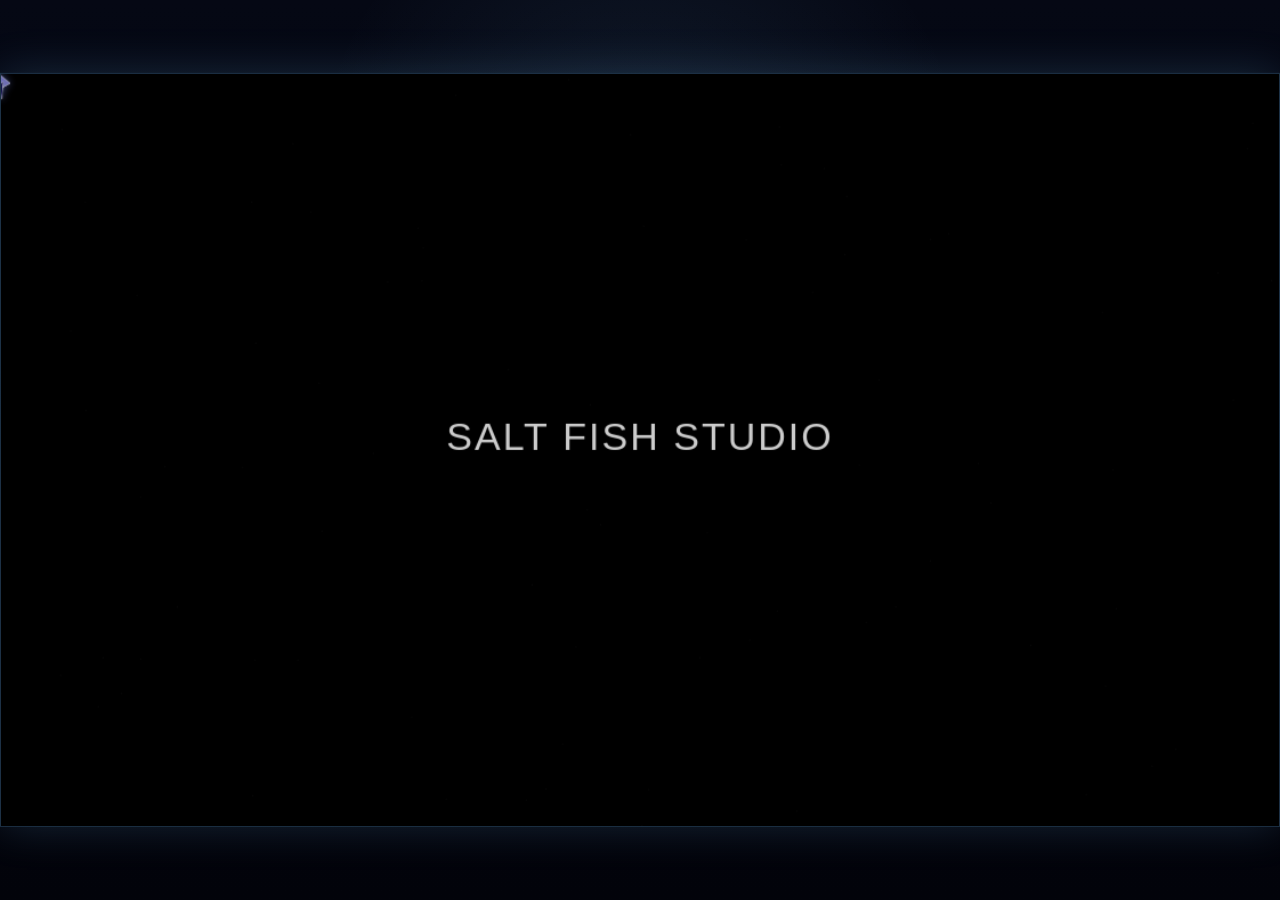
<file: index.html>
<!DOCTYPE html>
<html lang="zh-CN">
<head>
<meta charset="UTF-8">
<meta name="viewport" content="width=device-width, initial-scale=1.0, maximum-scale=1.0, user-scalable=no, viewport-fit=cover">
<meta name="theme-color" content="#050814">
<meta name="description" content="Project Zero Open Alpha web game">
<title>Project Zero</title>
<link rel="stylesheet" href="style.css?build=20261017-pc-higiri-layer-r13">
</head>
<body>
<div id="bootScreen" role="status" aria-live="polite">
  <img src="assets/ui/project_zero_logo.png" alt="Project Zero">
  <div class="boot-spinner"></div>
  <div id="bootStatus">LOADING PROJECT ZERO</div>
  <div id="bootVersion"></div>
  <div id="bootDetail"></div>
  <div id="bootActions" class="boot-actions hidden">
    <button id="bootRetry" type="button">重新加载 / RETRY</button>
    <button id="bootReset" type="button">清除旧缓存 / RESET CACHE</button>
  </div>
</div>
<div id="gameWrap"><canvas id="game" width="1120" height="660"></canvas></div>
<script src="account-config.js?build=20261017-pc-higiri-layer-r13"></script>
<script src="pz-account-api.js?build=20261017-pc-higiri-layer-r13"></script>
<script src="update-client.js?build=20261017-pc-higiri-layer-r13"></script>
</body>
</html>
</file>
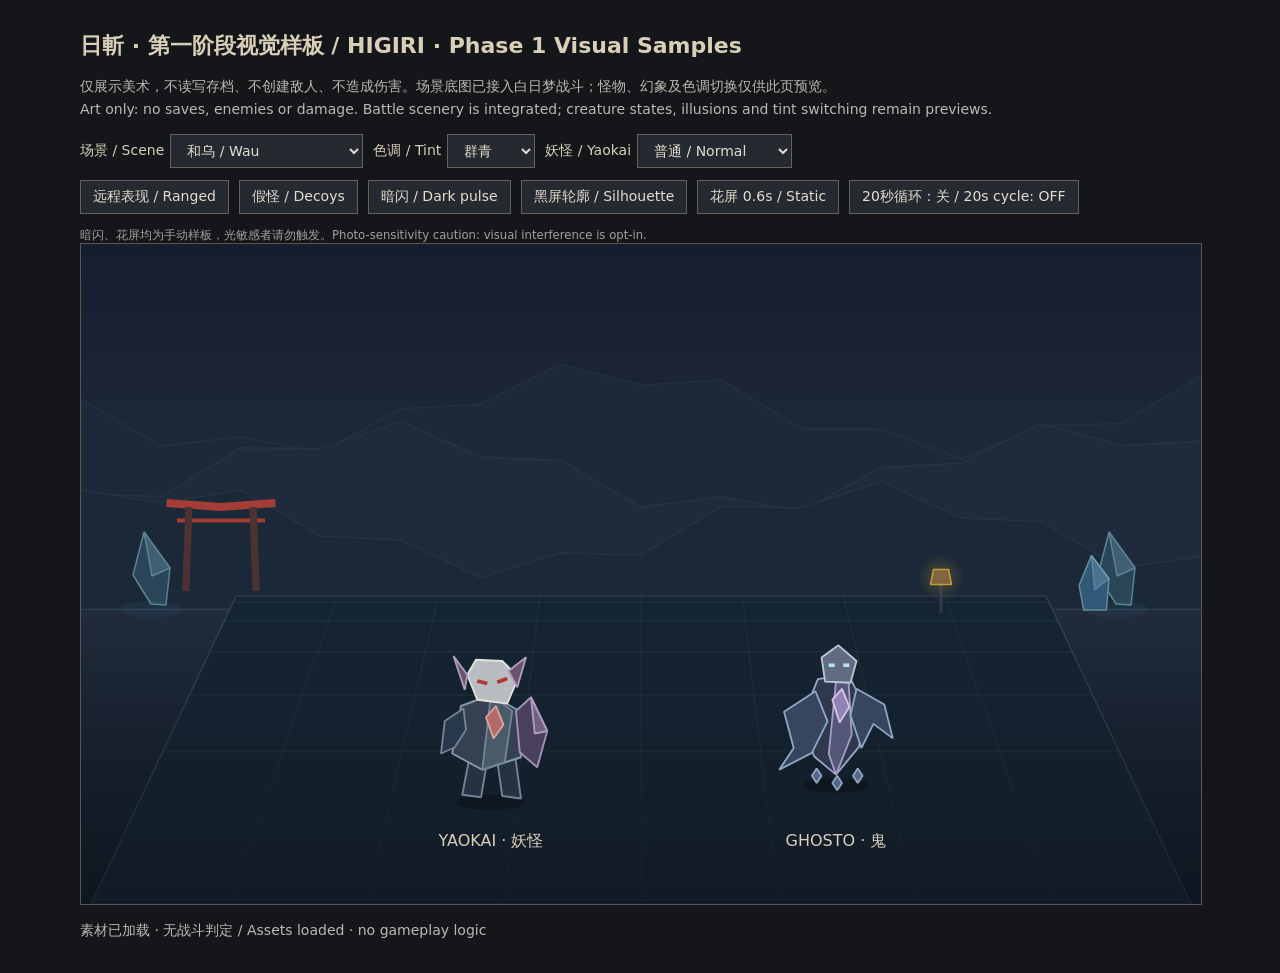
<file: higiri-art-preview.html>
<!doctype html>
<html lang="zh"><meta charset="utf-8"><meta name="viewport" content="width=device-width, initial-scale=1">
<title>HIGIRI · Phase 1 Art Preview</title>
<style>
body{margin:0;background:#141619;color:#d8cfb8;font:14px system-ui}main{max-width:1120px;margin:auto;padding:16px}h1{font-size:22px}p{line-height:1.6;color:#bdb9b0}nav{display:flex;gap:10px;flex-wrap:wrap;margin:12px 0}label{display:flex;align-items:center;gap:6px}button,select{font:inherit;background:#252a30;color:#e4ddcf;border:1px solid #68625a;padding:7px 12px}canvas{width:100%;display:block;border:1px solid #5b5650}#status{min-height:24px}small{color:#a5a09b}
</style>
<main>
<h1>日斬 · 第一阶段视觉样板 / HIGIRI · Phase 1 Visual Samples</h1>
<p>仅展示美术，不读写存档、不创建敌人、不造成伤害。场景底图已接入白日梦战斗；怪物、幻象及色调切换仅供此页预览。<br>Art only: no saves, enemies or damage. Battle scenery is integrated; creature states, illusions and tint switching remain previews.</p>
<nav>
<label>场景 / Scene <select id="scene"><option value="wau">和乌 / Wau</option><option value="shrine">神社 / Shrine</option><option value="torii">鸟居 / Torii</option><option value="shop">商铺 / Shop</option><option value="rest">休整 / Rest</option><option value="battle">普通战斗 / Battle</option><option value="elite">精英 / Elite</option><option value="boss">最终战场 / Final arena</option></select></label>
<label>色调 / Tint <select id="tint"><option value="gunjo">群青</option><option value="sakura">樱色</option><option value="yamabuki">山吹色</option><option value="fuji">藤色</option><option value="shu">朱色</option><option value="sumi">墨色</option></select></label>
<label>妖怪 / Yaokai <select id="state"><option value="normal">普通 / Normal</option><option value="phased">虚化 / Phased</option><option value="absent">消失 / Absent</option><option value="reappear">再现 / Reappear</option></select></label>
</nav>
<nav id="effects"><button data-effect="ranged">远程表现 / Ranged</button><button data-effect="decoys">假怪 / Decoys</button><button data-effect="flicker">暗闪 / Dark pulse</button><button data-effect="blackout">黑屏轮廓 / Silhouette</button><button data-effect="static">花屏 0.6s / Static</button><button id="cycle">20秒循环：关 / 20s cycle: OFF</button></nav>
<small>暗闪、花屏均为手动样板，光敏感者请勿触发。Photo-sensitivity caution: visual interference is opt-in.</small>
<canvas id="stage" width="1120" height="660"></canvas><p id="status"></p>
</main>
<script src="game_higiri_visuals.js"></script><script src="higiri-art-preview.js"></script>
</html>
</file>
<file: style.css>
html,body{
  margin:0;
  padding:0;
  width:100%;
  height:100%;
  background:
    radial-gradient(circle at 50% 20%, rgba(124,199,255,.10), transparent 34%),
    linear-gradient(180deg,#050814,#02030a);
  color:white;
  font-family:Arial,"Microsoft YaHei",sans-serif;
  overflow:hidden;
  user-select:none;
}

#bootScreen{
  position:fixed;
  inset:0;
  z-index:1000;
  display:flex;
  flex-direction:column;
  align-items:center;
  justify-content:center;
  gap:18px;
  background:#050814;
  color:#bfe9ff;
  font-size:13px;
  letter-spacing:.18em;
  transition:opacity .35s ease, visibility .35s ease;
}

#bootScreen img{width:min(330px,70vw);height:auto;}
#bootStatus{min-height:18px;text-align:center;}
#bootVersion{
  min-height:14px;
  color:rgba(255,255,255,.42);
  font-size:10px;
  letter-spacing:.12em;
  text-align:center;
}
#bootDetail{
  max-width:min(620px,82vw);
  min-height:18px;
  color:rgba(255,255,255,.68);
  font-size:12px;
  line-height:1.65;
  letter-spacing:.04em;
  text-align:center;
}
.boot-actions{display:flex;gap:12px;flex-wrap:wrap;justify-content:center;}
.boot-actions.hidden{display:none;}
.boot-actions button{
  min-width:210px;
  padding:11px 16px;
  border:1px solid rgba(124,199,255,.55);
  border-radius:8px;
  background:rgba(9,18,36,.92);
  color:#fff;
  font:bold 12px Arial,"Microsoft YaHei",sans-serif;
  letter-spacing:.06em;
  cursor:pointer;
}
.boot-actions button:hover{background:rgba(124,199,255,.18);border-color:#fff;}
.boot-actions button:disabled{opacity:.5;cursor:wait;}
#bootScreen.boot-update .boot-spinner{border-top-color:#ffe066;}
#bootScreen.boot-update #bootStatus{color:#ffe066;}
#bootScreen.boot-error #bootStatus{color:#ff9b9b;}
#bootScreen.boot-error .boot-spinner{animation:none;border-color:rgba(255,139,139,.24);border-top-color:#ff8b8b;}
#bootScreen.boot-complete{opacity:0;visibility:hidden;pointer-events:none;}
.boot-spinner{
  width:30px;
  height:30px;
  border:2px solid rgba(124,199,255,.18);
  border-top-color:#7cc7ff;
  border-radius:50%;
  animation:bootSpin .8s linear infinite;
}
@keyframes bootSpin{to{transform:rotate(360deg)}}
@media (prefers-reduced-motion:reduce){.boot-spinner{animation:none}}

#gameWrap{
  position:fixed;
  left:50%;
  top:50%;
  width:min(100vw, calc(100vh * 1120 / 660));
  height:min(100vh, calc(100vw * 660 / 1120));
  aspect-ratio:1120 / 660;
  margin:0;
  transform:translate(-50%,-50%);
  box-sizing:border-box;
  border:1px solid rgba(124,199,255,.22);
  box-shadow:
    0 0 42px rgba(124,199,255,.18),
    inset 0 0 28px rgba(124,199,255,.06);
  background:rgba(5,8,20,.76);
}

canvas{
  image-rendering: auto;
  transform: translateZ(0);
  backface-visibility: hidden;

  display:block;
  width:100%;
  height:100%;
  background:#090b13;
}

/* MV1 Mobile Control Test */
html, body {
  touch-action: none;
  overscroll-behavior: none;
}

#game {
  touch-action: none;
}

@media (max-width: 900px), (pointer: coarse) {
  html, body {
    margin: 0;
    padding: 0;
    overflow: hidden;
    background: #05060b;
  }
  #gameWrap {
    left:50%;
    top:50%;
    width:min(100vw, calc(100vh * 1120 / 660));
    height:min(100vh, calc(100vw * 660 / 1120));
    margin:0;
    transform:translate(-50%,-50%);
    border: none;
    box-shadow: none;
  }
  #game {
    width:100%;
    height:100%;
  }
}


#gameWrap:fullscreen{
  width:100vw;
  height:100vh;
  max-height:none;
  left:0;
  top:0;
  margin:0;
  transform:none;
  display:flex;
  align-items:center;
  justify-content:center;
  background:
    radial-gradient(circle at 50% 20%, rgba(124,199,255,.12), transparent 34%),
    linear-gradient(180deg,#050814,#02030a);
}

#gameWrap:fullscreen canvas{
  width:min(100vw, calc(100vh * 1120 / 660)) !important;
  height:min(100vh, calc(100vw * 660 / 1120)) !important;
}


/* PZ Custom Cursor */
#game{cursor:none;}
</file>
